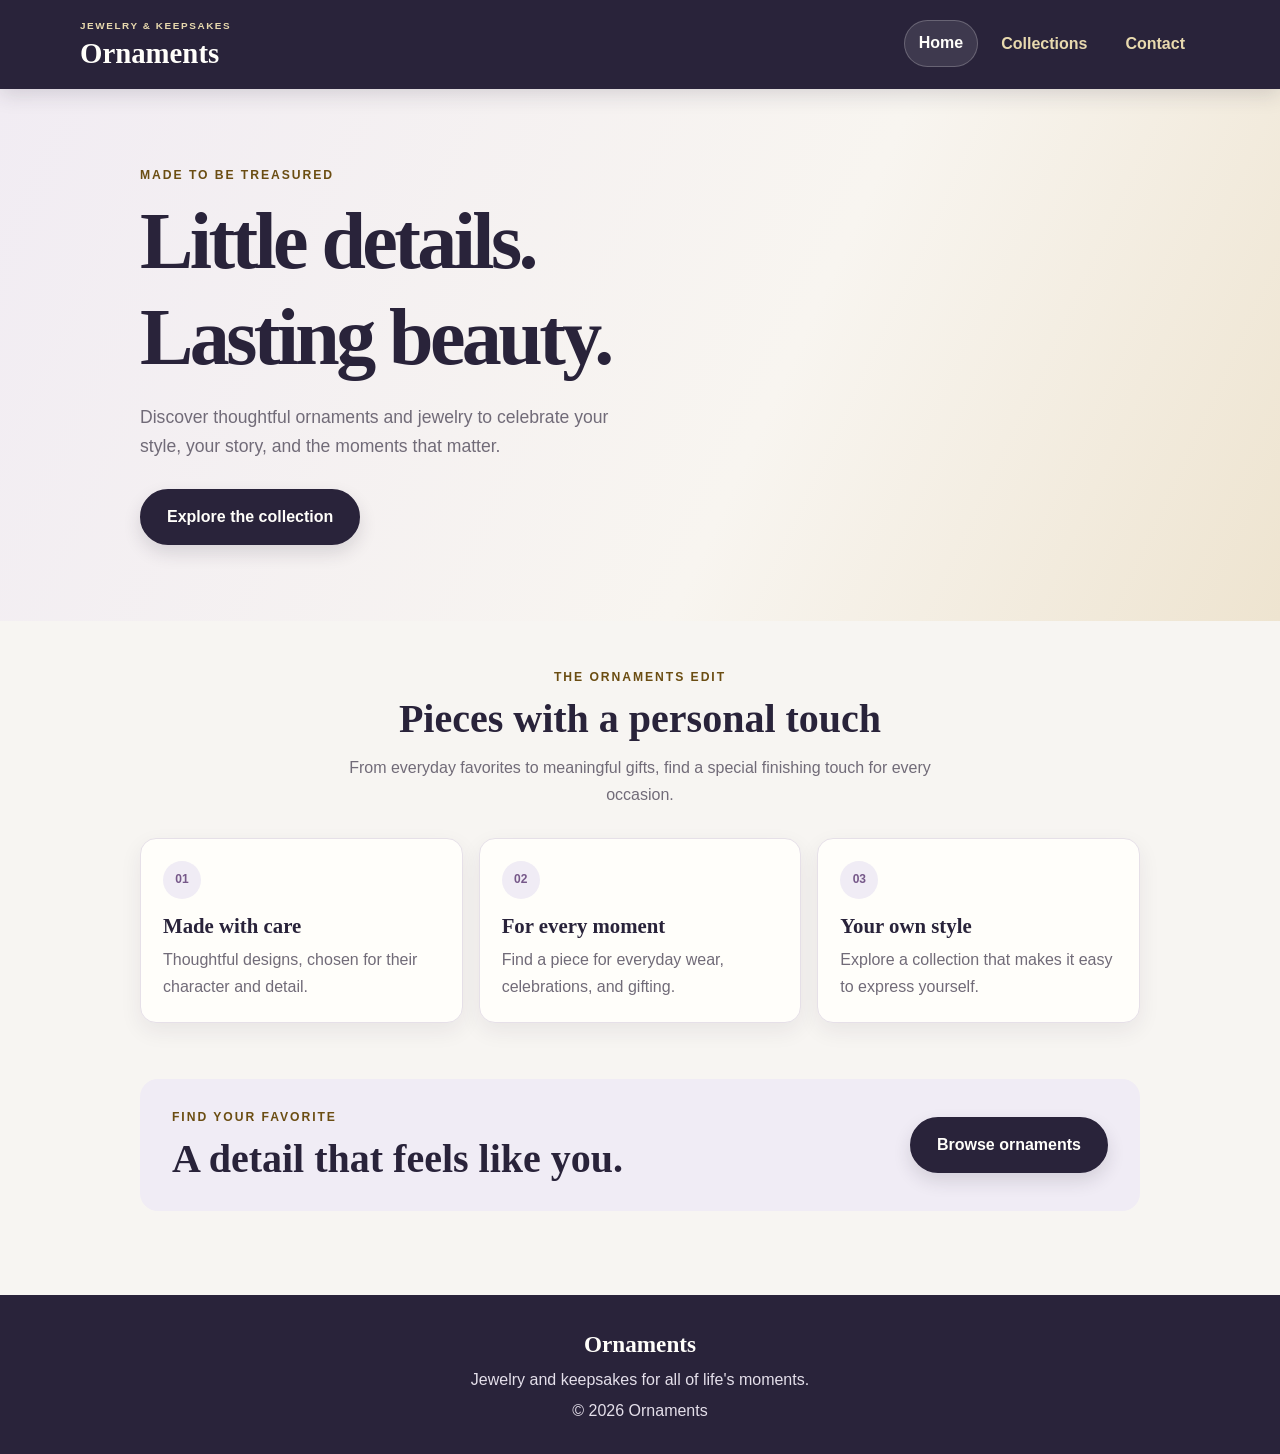
<file: index.html>
<!DOCTYPE html>
<html lang="en">
  <head>
    <meta charset="UTF-8">
    <meta name="viewport" content="width=device-width, initial-scale=1">
    <meta name="theme-color" content="#29233a">
    <meta name="description" content="Discover thoughtful ornaments and jewelry to celebrate your style, your story, and meaningful moments.">
    <meta property="og:type" content="website">
    <meta property="og:title" content="Ornaments | Handmade details, lasting beauty">
    <meta property="og:description" content="Discover thoughtful ornaments and jewelry to celebrate your style, your story, and meaningful moments.">
    <title>Ornaments | Handmade details, lasting beauty</title>
    <script>
      if (!sessionStorage.getItem("ornaments-intro-seen")) {
        sessionStorage.setItem("ornaments-intro-seen", "true");
        document.documentElement.classList.add("show-intro");
      }
    </script>
    <link rel="stylesheet" href="css/style.css">
  </head>
  <body>
    <div class="intro-loader" role="status" aria-label="Loading Ornaments">
      <p class="intro-loader-name">Ornaments</p>
    </div>
    <header>
      <div class="home-brand">
        <p class="eyebrow">Jewelry &amp; keepsakes</p>
        <h1>Ornaments</h1>
      </div>
      <nav aria-label="Main navigation">
        <a href="index.html" aria-current="page">Home</a>
        <a href="ornaments.html">Collections</a>
        <a href="contact.html">Contact</a>
      </nav>
    </header>

    <section class="hero">
      <div class="hero-content">
        <p class="eyebrow">Made to be treasured</p>
        <h2>Little details.<br>Lasting beauty.</h2>
        <p>Discover thoughtful ornaments and jewelry to celebrate your style, your story, and the moments that matter.</p>
        <a class="button" href="ornaments.html">Explore the collection</a>
      </div>
    </section>

    <main>
      <section class="intro">
        <p class="eyebrow">The Ornaments edit</p>
        <h2>Pieces with a personal touch</h2>
        <p>From everyday favorites to meaningful gifts, find a special finishing touch for every occasion.</p>
      </section>

      <div class="highlights">
        <article class="highlight">
          <span class="highlight-mark" aria-hidden="true">01</span>
          <h3>Made with care</h3>
          <p>Thoughtful designs, chosen for their character and detail.</p>
        </article>
        <article class="highlight">
          <span class="highlight-mark" aria-hidden="true">02</span>
          <h3>For every moment</h3>
          <p>Find a piece for everyday wear, celebrations, and gifting.</p>
        </article>
        <article class="highlight">
          <span class="highlight-mark" aria-hidden="true">03</span>
          <h3>Your own style</h3>
          <p>Explore a collection that makes it easy to express yourself.</p>
        </article>
      </div>

      <section class="home-cta">
        <div>
          <p class="eyebrow">Find your favorite</p>
          <h2>A detail that feels like you.</h2>
        </div>
        <a class="button" href="ornaments.html">Browse ornaments</a>
      </section>
    </main>

    <footer>
      <p class="footer-brand">Ornaments</p>
      <p>Jewelry and keepsakes for all of life's moments.</p>
      <p>&copy; <span data-year></span> Ornaments</p>
    </footer>
    <script src="js/app.js"></script>
  </body>
</html>
</file>
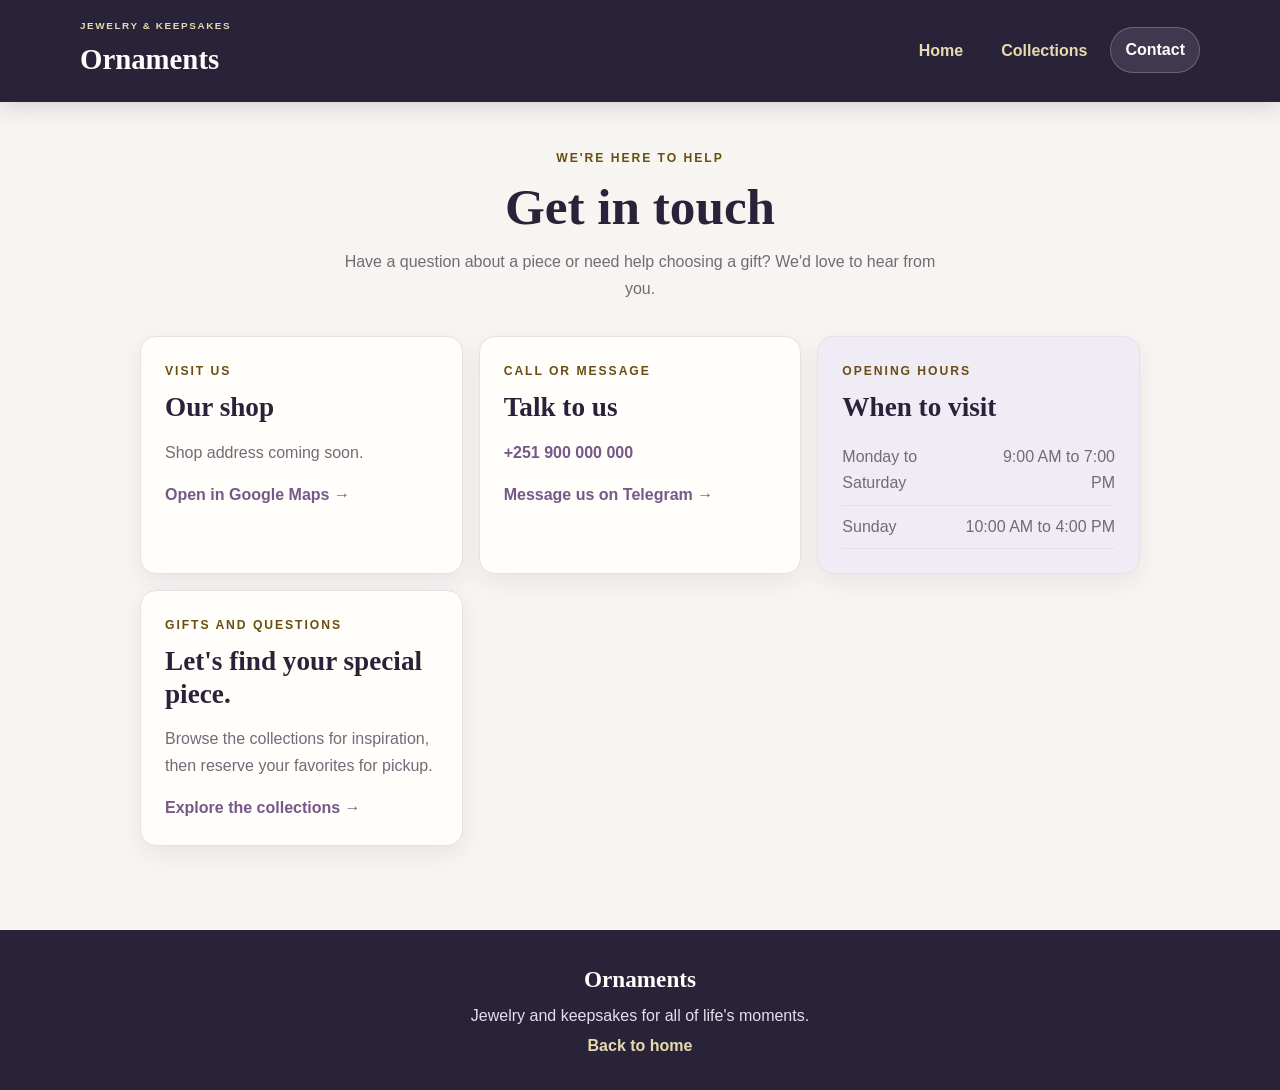
<file: contact.html>
<!DOCTYPE html>
<html lang="en">
  <head>
    <meta charset="UTF-8">
    <meta name="viewport" content="width=device-width, initial-scale=1">
    <meta name="theme-color" content="#29233a">
    <meta name="description" content="Contact Ornaments for help choosing a thoughtful piece or finding the right gift.">
    <meta property="og:type" content="website">
    <meta property="og:title" content="Contact | Ornaments">
    <meta property="og:description" content="Contact Ornaments for help choosing a thoughtful piece or finding the right gift.">
    <title>Contact | Ornaments</title>
    <link rel="stylesheet" href="css/style.css">
  </head>
  <body>
    <header>
      <div class="home-brand">
        <p class="eyebrow">Jewelry &amp; keepsakes</p>
        <p class="site-name">Ornaments</p>
      </div>
      <nav aria-label="Main navigation">
        <a href="index.html">Home</a>
        <a href="ornaments.html">Collections</a>
        <a href="contact.html" aria-current="page">Contact</a>
      </nav>
    </header>

    <main class="contact-page">
      <div class="page-heading">
        <p class="eyebrow">We're here to help</p>
        <h1>Get in touch</h1>
        <p>Have a question about a piece or need help choosing a gift? We'd love to hear from you.</p>
      </div>

      <div class="contact-layout">
        <section class="contact-box">
          <p class="eyebrow">Visit us</p>
          <h2>Our shop</h2>
          <p>Shop address coming soon.</p>
          <a class="text-link" href="https://www.google.com/maps/search/?api=1&amp;query=Ornaments+jewelry+shop" target="_blank" rel="noopener noreferrer">Open in Google Maps <span aria-hidden="true">&rarr;</span></a>
        </section>

        <section class="contact-box">
          <p class="eyebrow">Call or message</p>
          <h2>Talk to us</h2>
          <p><a class="text-link" href="tel:+251900000000">+251 900 000 000</a></p>
          <a class="text-link" href="https://t.me/scp555" target="_blank" rel="noopener noreferrer">Message us on Telegram <span aria-hidden="true">&rarr;</span></a>
        </section>

        <section class="contact-box contact-note">
          <p class="eyebrow">Opening hours</p>
          <h2>When to visit</h2>
          <dl class="opening-hours">
            <div><dt>Monday to Saturday</dt><dd>9:00 AM to 7:00 PM</dd></div>
            <div><dt>Sunday</dt><dd>10:00 AM to 4:00 PM</dd></div>
          </dl>
        </section>

        <section class="contact-box">
          <p class="eyebrow">Gifts and questions</p>
          <h2>Let's find your special piece.</h2>
          <p>Browse the collections for inspiration, then reserve your favorites for pickup.</p>
          <a class="text-link" href="ornaments.html">Explore the collections <span aria-hidden="true">&rarr;</span></a>
        </section>
      </div>
    </main>

    <footer>
      <p class="footer-brand">Ornaments</p>
      <p>Jewelry and keepsakes for all of life's moments.</p>
      <p><a href="index.html">Back to home</a></p>
    </footer>
    <script src="js/app.js"></script>
  </body>
</html>
</file>
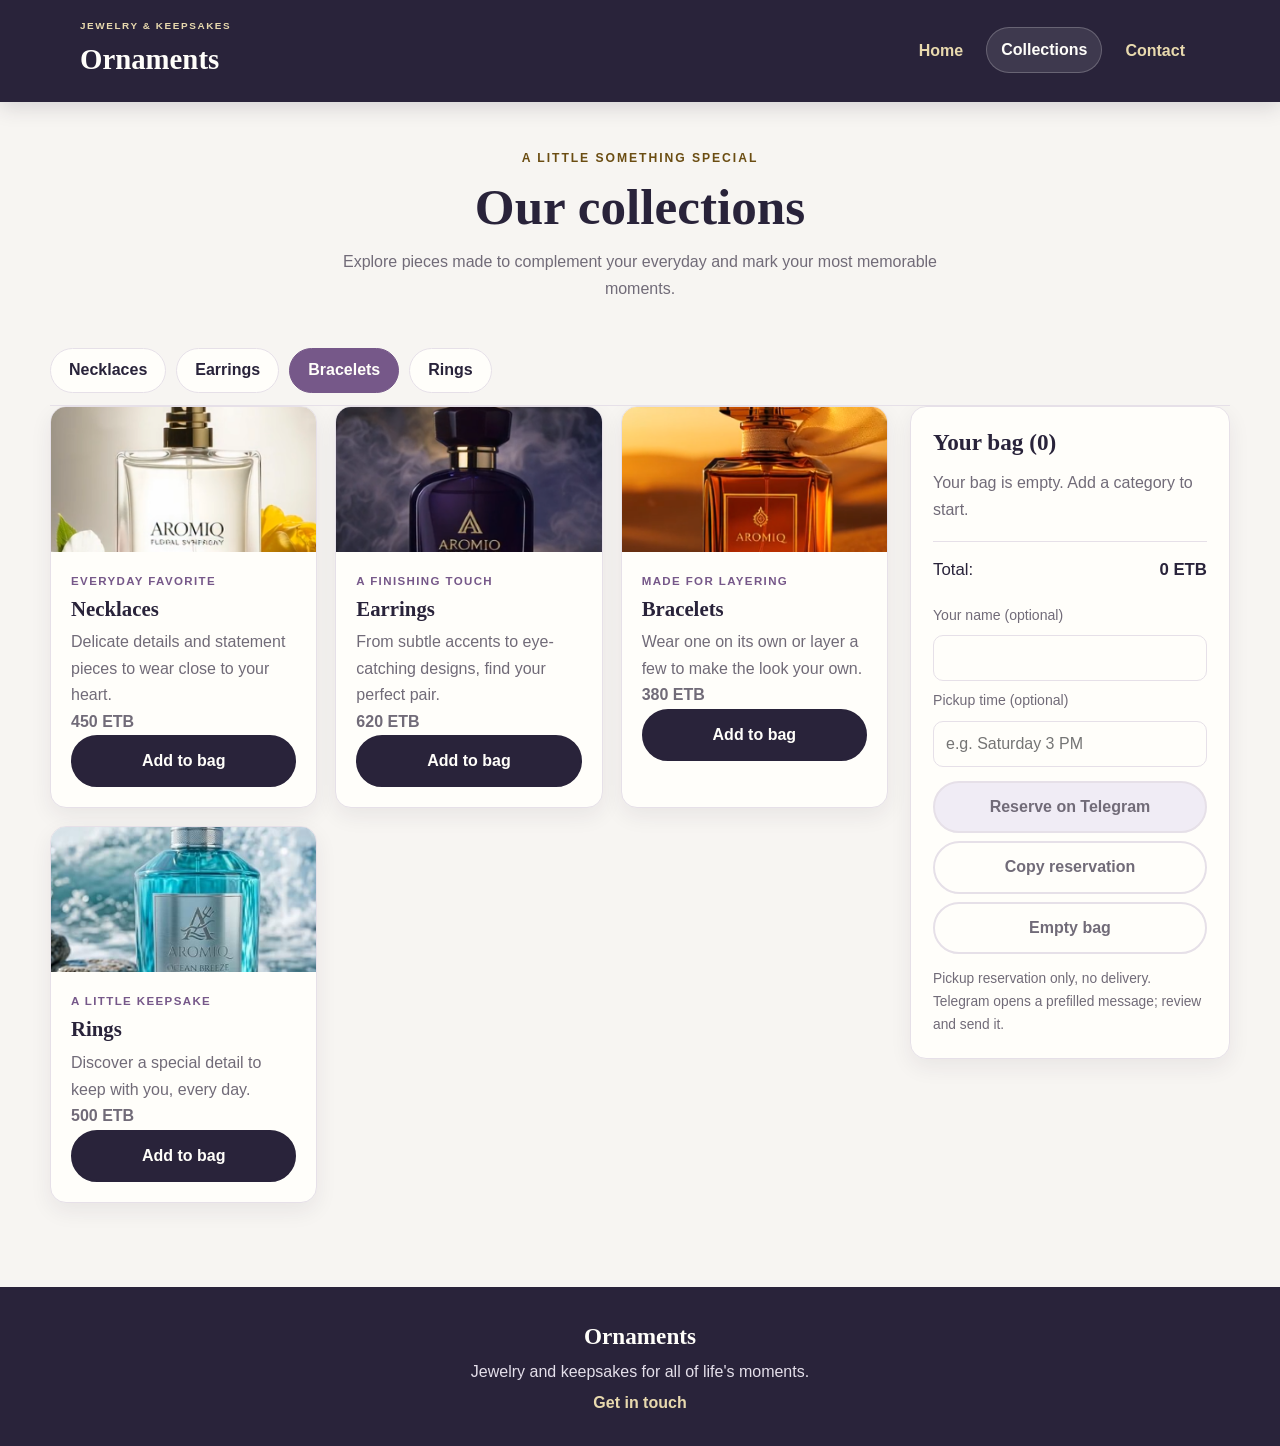
<file: ornaments.html>
<!DOCTYPE html>
<html lang="en">
  <head>
    <meta charset="UTF-8">
    <meta name="viewport" content="width=device-width, initial-scale=1">
    <meta name="theme-color" content="#29233a">
    <meta name="description" content="Explore the Ornaments collections, from necklaces and earrings to bracelets and rings.">
    <meta property="og:type" content="website">
    <meta property="og:title" content="Collections | Ornaments">
    <meta property="og:description" content="Explore the Ornaments collections, from necklaces and earrings to bracelets and rings.">
    <title>Collections | Ornaments</title>
    <link rel="stylesheet" href="css/style.css">
  </head>
  <body>
    <header>
      <div class="home-brand">
        <p class="eyebrow">Jewelry &amp; keepsakes</p>
        <p class="site-name">Ornaments</p>
      </div>
      <nav aria-label="Main navigation">
        <a href="index.html">Home</a>
        <a href="ornaments.html" aria-current="page">Collections</a>
        <a href="contact.html">Contact</a>
      </nav>
    </header>

    <main class="collection-page">
      <div class="page-heading">
        <p class="eyebrow">A little something special</p>
        <h1>Our collections</h1>
        <p>Explore pieces made to complement your everyday and mark your most memorable moments.</p>
      </div>

      <nav class="chips" aria-label="Ornament categories">
        <a href="#Necklaces">Necklaces</a>
        <a href="#Earrings">Earrings</a>
        <a href="#Bracelets">Bracelets</a>
        <a href="#Rings">Rings</a>
      </nav>

      <div class="collection-layout">
        <section class="collection-products" aria-label="Ornament categories">
          <div class="product-grid">
            <article class="item product-card" id="Necklaces">
              <div class="product-art">
                <img src="img/a.jpg" alt="Aromiq Floral Symphony perfume" width="320" height="145" loading="lazy" decoding="async">
              </div>
              <div class="product-copy">
                <p class="product-type">Everyday favorite</p>
                <h2>Necklaces</h2>
                <p>Delicate details and statement pieces to wear close to your heart.</p>
                <p class="product-price">450 ETB</p>
                <button class="add-to-bag" type="button" data-add-to-bag data-product="Necklaces" data-price="450">Add to bag</button>
              </div>
            </article>

            <article class="item product-card" id="Earrings">
              <div class="product-art">
                <img src="img/b.jpg" alt="Aromiq Mystic Night perfume" width="320" height="145" loading="lazy" decoding="async">
              </div>
              <div class="product-copy">
                <p class="product-type">A finishing touch</p>
                <h2>Earrings</h2>
                <p>From subtle accents to eye-catching designs, find your perfect pair.</p>
                <p class="product-price">620 ETB</p>
                <button class="add-to-bag" type="button" data-add-to-bag data-product="Earrings" data-price="620">Add to bag</button>
              </div>
            </article>

            <article class="item product-card" id="Bracelets">
              <div class="product-art">
                <img src="img/c.jpg" alt="Aromiq Desert Amber perfume" width="320" height="145" loading="lazy" decoding="async">
              </div>
              <div class="product-copy">
                <p class="product-type">Made for layering</p>
                <h2>Bracelets</h2>
                <p>Wear one on its own or layer a few to make the look your own.</p>
                <p class="product-price">380 ETB</p>
                <button class="add-to-bag" type="button" data-add-to-bag data-product="Bracelets" data-price="380">Add to bag</button>
              </div>
            </article>

            <article class="item product-card" id="Rings">
              <div class="product-art">
                <img src="img/d.jpg" alt="Aromiq Ocean Breeze perfume" width="320" height="145" loading="lazy" decoding="async">
              </div>
              <div class="product-copy">
                <p class="product-type">A little keepsake</p>
                <h2>Rings</h2>
                <p>Discover a special detail to keep with you, every day.</p>
                <p class="product-price">500 ETB</p>
                <button class="add-to-bag" type="button" data-add-to-bag data-product="Rings" data-price="500">Add to bag</button>
              </div>
            </article>
          </div>
        </section>

        <aside class="cart-panel" id="bag" aria-labelledby="bag-title">
          <h2 id="bag-title">Your bag (<span data-bag-count>0</span>)</h2>
          <p class="bag-status" data-bag-status role="status" aria-live="polite">Your bag is empty. Add a category to start.</p>
          <ul class="bag-list" data-bag-list></ul>
          <p class="bag-total">Total: <strong><span data-bag-total>0</span> ETB</strong></p>
          <div class="cart-fields">
            <label for="customer-name">Your name (optional)</label>
            <input id="customer-name" type="text" autocomplete="name" data-customer-name>
            <label for="pickup-time">Pickup time (optional)</label>
            <input id="pickup-time" type="text" placeholder="e.g. Saturday 3 PM" data-pickup-time>
          </div>
          <div class="cart-actions">
            <a class="reserve-telegram" data-reserve-telegram href="https://t.me/scp555" target="_blank" rel="noopener" aria-disabled="true" tabindex="-1">Reserve on Telegram</a>
            <button class="copy-reservation" type="button" data-copy-reservation disabled>Copy reservation</button>
            <button class="clear-bag" type="button" data-clear-bag disabled>Empty bag</button>
          </div>
          <p class="cart-note">Pickup reservation only, no delivery. Telegram opens a prefilled message; review and send it.</p>
        </aside>
      </div>
    </main>

    <div class="mobile-cart-bar">
      <span>Bag (<span data-bag-count>0</span>)</span>
      <a href="#bag">View bag</a>
    </div>

    <footer>
      <p class="footer-brand">Ornaments</p>
      <p>Jewelry and keepsakes for all of life's moments.</p>
      <p><a href="contact.html">Get in touch</a></p>
    </footer>
    <script src="js/app.js"></script>
  </body>
</html>
</file>
<file: css/style.css>
:root {
  color-scheme: light;
  --page: #f7f5f2;
  --surface: #fffefa;
  --surface-soft: #f0ecf5;
  --ink: #29233a;
  --muted: #716b78;
  --brand: #765889;
  --brand-deep: #29233a;
  --brand-soft: #e8d9ae;
  --accent: #6b4d12;
  --line: #e6e0e8;
  --shadow: 0 18px 42px rgba(41, 35, 58, 0.1);
  --shadow-small: 0 8px 22px rgba(41, 35, 58, 0.07);
}
* {
  box-sizing: border-box;
}
html {
  scroll-behavior: smooth;
}
body {
  min-width: 320px;
  margin: 0;
  background: var(--page);
  color: var(--ink);
  font-family: "Segoe UI", Arial, sans-serif;
  line-height: 1.65;
}
h1,
h2,
h3 {
  color: var(--ink);
  font-family: Georgia, "Times New Roman", serif;
  line-height: 1.2;
}
a {
  transition: color 180ms ease, background-color 180ms ease, border-color 180ms ease, transform 180ms ease;
}
a:focus-visible {
  outline: 3px solid var(--accent);
  outline-offset: 3px;
}
html:not(.show-intro) .intro-loader {
  display: none;
}
.intro-loader {
  position: fixed;
  inset: 0;
  z-index: 1000;
  display: grid;
  place-items: center;
  background: var(--brand);
  color: var(--surface);
  animation: intro-slide-out 1100ms cubic-bezier(0.76, 0, 0.24, 1) 700ms forwards;
}
.intro-loader-name {
  margin: 0;
  color: inherit;
  font-family: Georgia, "Times New Roman", serif;
  font-size: clamp(1.5rem, 5vw, 2.4rem);
  font-weight: 700;
  letter-spacing: 0.2em;
  text-align: center;
  text-transform: uppercase;
  animation: intro-name 1800ms ease-in-out infinite;
}
@keyframes intro-name {
  0%,
  100% {
    opacity: 0.55;
    transform: translateY(7px);
  }
  50% {
    opacity: 1;
    transform: translateY(0);
  }
}
@keyframes intro-slide-out {
  to {
    transform: translateY(-100%);
    visibility: hidden;
  }
}
header {
  position: relative;
  z-index: 2;
  display: flex;
  flex-wrap: wrap;
  align-items: center;
  gap: 20px;
  padding: 18px max(24px, calc((100% - 1120px) / 2));
  background: var(--brand-deep);
  color: var(--surface);
  box-shadow: 0 5px 20px rgba(41, 35, 58, 0.16);
}
.home-brand {
  display: flex;
  flex-direction: column;
  align-items: flex-start;
  gap: 2px;
}
.home-brand h1,
.site-name {
  margin: 0;
  color: var(--surface);
  font-family: Georgia, "Times New Roman", serif;
  font-size: 1.8rem;
  font-weight: 700;
}
.eyebrow {
  margin: 0 0 8px;
  color: var(--accent);
  font-size: 0.76rem;
  font-weight: 800;
  letter-spacing: 0.16em;
  text-transform: uppercase;
}
header .eyebrow {
  margin: 0;
  color: var(--brand-soft);
  font-size: 0.62rem;
}
header nav {
  display: flex;
  flex-wrap: wrap;
  gap: 8px;
  margin-left: auto;
}
header nav a {
  padding: 9px 14px;
  border: 1px solid transparent;
  border-radius: 999px;
  color: var(--brand-soft);
  font-weight: 700;
  text-decoration: none;
}
header nav a:hover,
header nav a[aria-current="page"] {
  transform: translateY(-1px);
  border-color: rgba(255, 255, 255, 0.22);
  background: rgba(255, 255, 255, 0.1);
  color: var(--surface);
}
main {
  width: min(100% - 40px, 1000px);
  margin: 0 auto;
  padding: 46px 0 28px;
  animation: page-in 0.4s ease;
}
.page-heading h1 {
  margin: 0 0 12px;
  font-size: clamp(2.2rem, 5vw, 3.2rem);
}
.page-heading {
  max-width: 700px;
  margin: 0 auto 34px;
  text-align: center;
}
.page-heading > p:last-child,
.intro > p:last-child {
  max-width: 620px;
  margin: 0 auto;
  color: var(--muted);
}
.hero {
  position: relative;
  display: flex;
  min-height: 440px;
  overflow: hidden;
  align-items: center;
  justify-content: space-between;
  padding: 76px max(32px, calc((100% - 1000px) / 2));
  background: linear-gradient(115deg, #f1ecf3 0%, #f8f5f0 60%, #eee4d0 100%);
}
.hero-content {
  position: relative;
  z-index: 1;
  max-width: 570px;
}
.hero h2 {
  margin: 0 0 18px;
  font-size: clamp(2.8rem, 7vw, 5rem);
  letter-spacing: -0.045em;
}
.hero-content > p:not(.eyebrow) {
  max-width: 510px;
  margin: 0 0 28px;
  color: var(--muted);
  font-size: 1.1rem;
}
.button {
  display: inline-block;
  padding: 13px 25px;
  border: 2px solid var(--brand-deep);
  border-radius: 999px;
  background: var(--brand-deep);
  box-shadow: 0 8px 18px rgba(41, 35, 58, 0.14);
  color: var(--surface);
  font-weight: 800;
  text-decoration: none;
}
.button:hover {
  transform: translateY(-2px);
  border-color: var(--brand);
  background: var(--brand);
}
.intro {
  margin: 0 auto 30px;
  text-align: center;
}
.intro h2,
.home-cta h2 {
  margin: 0 0 12px;
  font-size: clamp(1.8rem, 4vw, 2.5rem);
}
.highlights {
  display: grid;
  grid-template-columns: repeat(auto-fit, minmax(210px, 1fr));
  gap: 16px;
}
.highlight,
.item,
.contact-box {
  border: 1px solid var(--line);
  border-radius: 16px;
  background: var(--surface);
  box-shadow: var(--shadow-small);
}
.highlight {
  padding: 22px;
  transition: transform 180ms ease, box-shadow 180ms ease;
}
.highlight:hover {
  transform: translateY(-3px);
  box-shadow: var(--shadow);
}
.highlight-mark {
  display: inline-flex;
  width: 38px;
  height: 38px;
  align-items: center;
  justify-content: center;
  margin-bottom: 15px;
  border-radius: 50%;
  background: var(--surface-soft);
  color: var(--brand);
  font-size: 0.75rem;
  font-weight: 800;
}
.highlight h3 {
  margin: 0 0 8px;
  font-size: 1.3rem;
}
.highlight p {
  margin: 0;
  color: var(--muted);
}
.home-cta {
  display: flex;
  align-items: center;
  justify-content: space-between;
  gap: 24px;
  margin-top: 56px;
  padding: 28px 32px;
  border-radius: 18px;
  background: var(--surface-soft);
}
.home-cta h2 {
  margin-bottom: 0;
}
.collection-page {
  width: min(100% - 40px, 1180px);
  max-width: 1180px;
}
.collection-layout {
  display: grid;
  grid-template-columns: minmax(0, 1fr) minmax(260px, 320px);
  align-items: start;
  gap: 22px;
}
.collection-products .product-grid {
  grid-template-columns: repeat(auto-fit, minmax(210px, 1fr));
  align-items: stretch;
}
.collection-products .product-card {
  display: flex;
  flex-direction: column;
  min-height: 270px;
  scroll-margin-top: 76px;
}
.product-art {
  height: 145px;
  min-height: 145px;
  overflow: hidden;
  background: linear-gradient(135deg, var(--brand-deep), var(--brand));
}
.product-art img {
  display: block;
  width: 100%;
  height: 100%;
  object-fit: cover;
}
.collection-products .product-copy {
  display: flex;
  flex: 1;
  flex-direction: column;
}
.collection-products .product-copy h2 {
  margin: 0 0 8px;
  color: var(--ink);
  font-family: Georgia, "Times New Roman", serif;
  font-size: 1.3rem;
  line-height: 1.2;
}
.collection-products .product-copy > p:not(.product-type) {
  margin: 0;
  color: var(--muted);
}
.collection-products .product-copy > .product-price {
  margin: auto 0 12px;
  color: var(--ink);
  font-weight: 800;
}
.add-to-bag,
.reserve-telegram,
.copy-reservation,
.clear-bag {
  display: block;
  padding: 11px 16px;
  border: 2px solid var(--brand-deep);
  border-radius: 999px;
  font: inherit;
  font-weight: 800;
  cursor: pointer;
  transition: color 180ms ease, background-color 180ms ease, border-color 180ms ease, transform 180ms ease;
}
.add-to-bag {
  background: var(--brand-deep);
  color: var(--surface);
}
.add-to-bag:hover {
  transform: translateY(-2px);
  border-color: var(--brand);
  background: var(--brand);
}
.add-to-bag:focus-visible,
.reserve-telegram:focus-visible,
.copy-reservation:focus-visible,
.clear-bag:focus-visible,
.quantity-change:focus-visible,
.mobile-cart-bar a:focus-visible {
  outline: 3px solid var(--accent);
  outline-offset: 3px;
}
.cart-panel {
  position: sticky;
  top: 18px;
  max-height: calc(100vh - 36px);
  overflow-y: auto;
  padding: 22px;
  border: 1px solid var(--line);
  border-radius: 16px;
  background: var(--surface);
  box-shadow: var(--shadow-small);
}
.cart-panel h2 {
  margin: 0 0 14px;
  font-size: 1.45rem;
}
.bag-status {
  margin: 0;
  color: var(--muted);
}
.bag-list {
  display: grid;
  gap: 12px;
  margin: 0;
  padding: 0;
  list-style: none;
}
.bag-list:not(:empty) {
  margin: 16px 0;
}
.bag-total {
  display: flex;
  align-items: center;
  justify-content: space-between;
  margin: 18px 0;
  padding-top: 14px;
  border-top: 1px solid var(--line);
  font-size: 1.05rem;
}
.bag-item-details {
  display: grid;
  min-width: 0;
  gap: 3px;
}
.bag-item {
  display: flex;
  align-items: center;
  justify-content: space-between;
  gap: 12px;
  min-width: 0;
  padding-top: 12px;
  border-top: 1px solid var(--line);
}
.bag-item p {
  min-width: 0;
  margin: 0;
  font-weight: 700;
}
.bag-item-price {
  color: var(--muted);
  font-size: 0.9rem;
}
.bag-quantity {
  display: flex;
  flex: 0 0 auto;
  align-items: center;
  gap: 9px;
}
.quantity-change {
  display: flex;
  width: 30px;
  height: 30px;
  align-items: center;
  justify-content: center;
  padding: 0;
  border: 1px solid var(--line);
  border-radius: 50%;
  background: transparent;
  color: var(--ink);
  font: inherit;
  cursor: pointer;
}
.quantity-change:hover {
  border-color: var(--brand);
  color: var(--brand);
}
.quantity-number {
  min-width: 1ch;
  text-align: center;
}
.cart-fields {
  display: grid;
  gap: 8px;
  margin-top: 20px;
}
.cart-fields label {
  color: var(--muted);
  font-size: 0.88rem;
}
.cart-fields input {
  width: 100%;
  min-height: 42px;
  padding: 9px 12px;
  border: 1px solid var(--line);
  border-radius: 10px;
  background: var(--surface);
  color: var(--ink);
  font: inherit;
}
.cart-fields input:focus-visible {
  outline: 3px solid var(--accent);
  outline-offset: 2px;
}
.cart-actions {
  display: grid;
  gap: 8px;
  margin-top: 14px;
}
.reserve-telegram {
  background: var(--brand-deep);
  color: var(--surface);
  text-align: center;
  text-decoration: none;
}
.reserve-telegram:hover:not([aria-disabled="true"]) {
  transform: translateY(-1px);
  border-color: var(--brand);
  background: var(--brand);
}
.reserve-telegram[aria-disabled="true"] {
  border-color: var(--line);
  background: var(--surface-soft);
  color: var(--muted);
  cursor: not-allowed;
}
.copy-reservation,
.clear-bag {
  background: transparent;
  color: var(--brand-deep);
  text-align: center;
}
.copy-reservation:hover:not(:disabled),
.clear-bag:hover:not(:disabled) {
  background: var(--surface-soft);
}
.copy-reservation:disabled,
.clear-bag:disabled {
  border-color: var(--line);
  color: var(--muted);
  cursor: not-allowed;
}
.cart-note {
  margin: 14px 0 0;
  color: var(--muted);
  font-size: 0.86rem;
}
.mobile-cart-bar {
  display: none;
}
.product-grid {
  display: grid;
  grid-template-columns: repeat(auto-fit, minmax(250px, 1fr));
  gap: 18px;
}
.item {
  overflow: hidden;
}
.product-copy {
  padding: 20px;
}
.product-type {
  margin: 0 0 6px;
  color: var(--brand);
  font-size: 0.72rem;
  font-weight: 800;
  letter-spacing: 0.12em;
  text-transform: uppercase;
}
.chips {
  position: sticky;
  top: 0;
  z-index: 5;
  display: flex;
  gap: 10px;
  overflow-x: auto;
  padding: 12px 0;
  border-bottom: 1px solid var(--line);
  background: rgba(247, 245, 242, 0.95);
  backdrop-filter: blur(12px);
}
.chips a {
  flex: 0 0 auto;
  padding: 8px 18px;
  border: 1px solid var(--line);
  border-radius: 999px;
  background: var(--surface);
  color: var(--ink);
  font-weight: 700;
  text-decoration: none;
}
.chips a:hover,
.chips a.active {
  border-color: var(--brand);
  background: var(--brand);
  color: var(--surface);
}
.contact-layout {
  display: grid;
  grid-template-columns: repeat(3, minmax(0, 1fr));
  gap: 16px;
}
.contact-box {
  min-height: 220px;
  padding: 24px;
}
.contact-box h2 {
  margin: 0 0 12px;
  font-size: 1.7rem;
}
.contact-box .eyebrow {
  margin-bottom: 10px;
}
.contact-box > p:not(.eyebrow) {
  color: var(--muted);
}
.contact-note {
  background: var(--surface-soft);
}
.opening-hours {
  margin: 12px 0 0;
}
.opening-hours div {
  display: flex;
  justify-content: space-between;
  gap: 12px;
  padding: 8px 0;
  border-bottom: 1px solid var(--line);
  color: var(--muted);
}
.opening-hours dt,
.opening-hours dd {
  margin: 0;
}
.opening-hours dd {
  text-align: right;
}
.text-link,
footer a {
  color: var(--brand);
  font-weight: 800;
  text-decoration: none;
}
.text-link:hover,
footer a:hover {
  color: var(--accent);
}
footer {
  margin-top: 56px;
  padding: 26px 18px;
  background: var(--brand-deep);
  color: #e4dfea;
  text-align: center;
}
footer p {
  margin: 4px 0;
}
footer .footer-brand {
  color: var(--surface);
  font-family: Georgia, "Times New Roman", serif;
  font-size: 1.45rem;
  font-weight: 700;
}
footer a {
  color: var(--brand-soft);
}
.reveal {
  opacity: 0;
  transform: translateY(20px);
  transition: opacity 0.65s ease, transform 0.65s ease;
}
.reveal.show {
  opacity: 1;
  transform: none;
}
@keyframes page-in {
  from {
    opacity: 0;
    transform: translateY(8px);
  }
  to {
    opacity: 1;
    transform: none;
  }
}
@media (max-width: 700px) {
  header {
    justify-content: center;
    padding: 16px;
  }
  header nav {
    justify-content: center;
    width: 100%;
    margin-left: 0;
  }
  main {
    width: min(100% - 28px, 920px);
    padding-top: 30px;
  }
  .collection-page {
    width: min(100% - 28px, 920px);
    padding-bottom: 92px;
  }
  .collection-layout {
    grid-template-columns: 1fr;
  }
  .collection-products .product-grid {
    grid-template-columns: 1fr;
  }
  .cart-panel {
    position: static;
    max-height: none;
  }
  .mobile-cart-bar {
    position: fixed;
    right: 14px;
    bottom: 12px;
    left: 14px;
    z-index: 10;
    display: flex;
    align-items: center;
    justify-content: space-between;
    gap: 16px;
    padding: 12px 16px;
    border: 1px solid var(--line);
    border-radius: 999px;
    background: var(--surface);
    box-shadow: var(--shadow);
    color: var(--ink);
    font-weight: 800;
  }
  .mobile-cart-bar a {
    padding: 8px 14px;
    border-radius: 999px;
    background: var(--brand-deep);
    color: var(--surface);
    text-decoration: none;
  }
  .mobile-cart-bar + footer {
    padding-bottom: 100px;
  }
  .hero {
    min-height: 400px;
    padding: 70px 24px;
  }
  .hero-content {
    max-width: 540px;
  }
  .home-cta {
    align-items: flex-start;
    flex-direction: column;
    padding: 24px;
  }
  .contact-layout {
    grid-template-columns: 1fr;
  }
}
@media (prefers-reduced-motion: reduce) {
  *,
  *::before,
  *::after {
    scroll-behavior: auto !important;
    animation-duration: 0.01ms !important;
    animation-iteration-count: 1 !important;
    transition-duration: 0.01ms !important;
  }
  .reveal {
    opacity: 1;
    transform: none;
  }
  .intro-loader {
    animation-delay: 0s;
  }
  .intro-loader-name {
    animation: none;
    opacity: 1;
    transform: none;
  }
}
</file>
